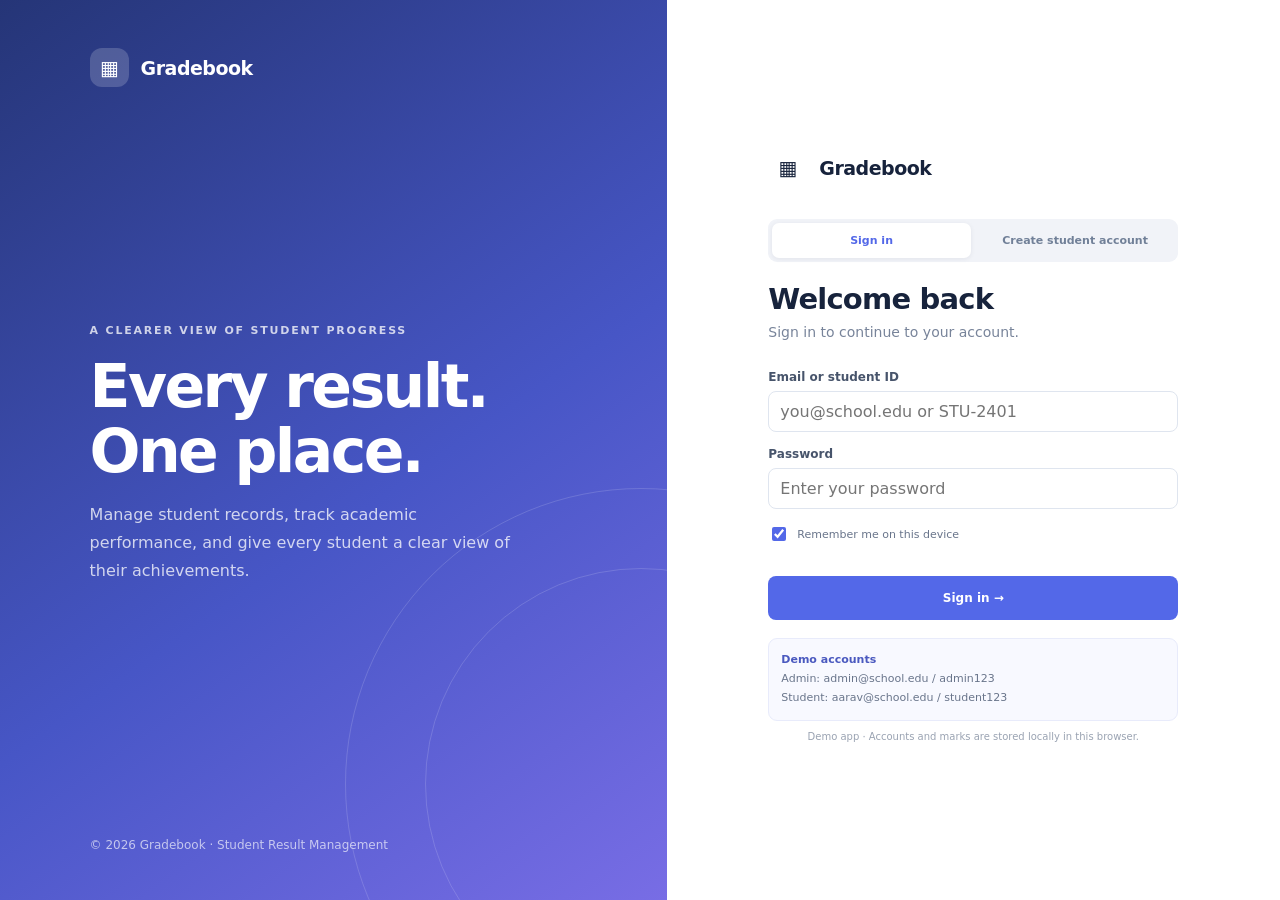
<file: index.html>
<!doctype html>
<html lang="en">
<head>
  <meta charset="utf-8">
  <meta name="viewport" content="width=device-width, initial-scale=1">
  <meta name="theme-color" content="#f5f7fb">
  <title>Gradebook — Sign in</title>
  <link rel="stylesheet" href="styles.css">
  <script src="emailjs-config.js" defer></script>
  <script src="app.js" defer></script>
</head>
<body data-page="login">
  <div id="app"></div>
  <div id="modal-root"></div>
  <div id="toast-root"></div>
</body>
</html>
</file>
<file: styles.css>
:root {
  font-family: Inter, ui-sans-serif, system-ui, -apple-system, BlinkMacSystemFont, "Segoe UI", sans-serif;
  color: #17233c;
  background: #f5f7fb;
  font-synthesis: none;
  --ink: #17233c;
  --muted: #78849a;
  --line: #e8edf4;
  --blue: #5368e8;
  --blue-dark: #4054d2;
  --blue-pale: #eef0ff;
  --green: #23845d;
  --amber: #ab7417;
  --red: #bd4d55;
}
* { box-sizing: border-box; }
body { margin: 0; min-width: 320px; min-height: 100vh; background: #f5f7fb; }
button, input, select { font: inherit; }
button { cursor: pointer; }
.login-page { min-height: 100vh; display: grid; grid-template-columns: minmax(380px, 1fr) minmax(390px, .92fr); background: white; }
.login-story { position: relative; overflow: hidden; display: flex; flex-direction: column; justify-content: space-between; padding: 48px clamp(35px, 7vw, 100px); color: white; background: linear-gradient(145deg, #253577, #4756c6 56%, #786de5); }
.login-story:before, .login-story:after { content: ""; position: absolute; border: 1px solid #ffffff26; border-radius: 50%; pointer-events: none; }
.login-story:before { width: 590px; height: 590px; right: -270px; bottom: -180px; }
.login-story:after { width: 430px; height: 430px; right: -190px; bottom: -100px; }
.brand { display: flex; align-items: center; gap: 12px; font-size: 19px; font-weight: 750; letter-spacing: -.5px; }
.brand-mark { width: 39px; height: 39px; display: grid; place-items: center; border-radius: 12px; background: #ffffff2e; font-size: 20px; }
.story-copy { position: relative; z-index: 1; max-width: 540px; margin: auto 0; padding: 70px 0; }
.eyebrow { font-size: 11px; font-weight: 750; letter-spacing: 1.8px; text-transform: uppercase; opacity: .76; }
.story-copy h1 { margin: 17px 0; font-size: clamp(38px, 4.7vw, 60px); line-height: 1.08; letter-spacing: -2.6px; }
.story-copy p { max-width: 430px; color: #ffffffc2; font-size: 16px; line-height: 1.75; }
.story-foot { position: relative; z-index: 1; color: #ffffffa6; font-size: 12px; }
.login-side { display: grid; place-items: center; padding: 42px 28px; }
.login-card { width: min(100%, 410px); }
.login-card h2 { margin: 0 0 8px; font-size: 29px; letter-spacing: -.8px; }
.login-sub { margin: 0 0 30px; color: var(--muted); font-size: 14px; }
.field { min-width: 0; margin-bottom: 15px; }
.field label { display: block; margin-bottom: 7px; color: #47546b; font-size: 12px; font-weight: 700; }
.field input, .field select, .toolbar input, .toolbar select, .inline-input { width: 100%; height: 41px; border: 1px solid #dfe5ef; border-radius: 8px; padding: 0 11px; color: var(--ink); background: white; outline: none; }
.field input:focus, .field select:focus, .toolbar input:focus, .toolbar select:focus { border-color: #9da9f4; box-shadow: 0 0 0 3px #5368e81a; }
.btn { min-height: 38px; display: inline-flex; align-items: center; justify-content: center; gap: 8px; border: 1px solid transparent; border-radius: 8px; padding: 0 13px; font-size: 12px; font-weight: 700; text-decoration: none; }
.btn-primary { color: white; background: var(--blue); }
.btn-primary:hover { background: var(--blue-dark); }
.btn-light { color: #56637a; border-color: var(--line); background: white; }
.btn-danger { color: var(--red); border-color: #f2dcdc; background: white; }
.btn-small { min-height: 30px; padding: 0 9px; font-size: 11px; }
.full { width: 100%; height: 44px; margin-top: 5px; }
.login-note { margin-top: 18px; padding: 12px; border: 1px solid #e8ebfb; border-radius: 9px; color: #69758b; background: #f8f9ff; font-size: 11px; line-height: 1.7; }
.login-note strong { color: #4a59bf; }
.login-error { min-height: 17px; color: var(--red); font-size: 11px; }
.auth-switch { display: grid; grid-template-columns: 1fr 1fr; gap: 5px; margin-bottom: 20px; padding: 4px; border-radius: 9px; background: #f1f3f8; }
.auth-tab { min-height: 35px; border: 0; border-radius: 7px; color: #718098; background: transparent; font-size: 11px; font-weight: 700; }
.auth-tab.active { color: var(--blue); background: white; box-shadow: 0 1px 5px #17233c12; }
.auth-panel[hidden] { display: none; }
.remember-option { display: flex; align-items: center; gap: 8px; margin: 3px 0 10px; color: #69758b; font-size: 11px; }
.remember-option input { width: 14px; height: 14px; accent-color: var(--blue); }
.app-shell { display: flex; min-height: 100vh; }
.sidebar { position: fixed; inset: 0 auto 0 0; z-index: 5; width: 235px; display: flex; flex-direction: column; padding: 21px 14px 14px; border-right: 1px solid var(--line); background: white; }
.sidebar .brand { padding: 0 8px 24px; font-size: 17px; }
.sidebar .brand-mark { color: var(--blue); background: var(--blue-pale); }
.nav-label { margin: 12px 10px 7px; color: #9ba5b7; font-size: 9px; font-weight: 800; letter-spacing: 1.4px; text-transform: uppercase; }
.nav-link { width: 100%; display: flex; align-items: center; gap: 11px; margin: 2px 0; padding: 10px; border: 0; border-radius: 8px; color: #718098; background: transparent; text-align: left; text-decoration: none; font-size: 12px; font-weight: 650; }
.nav-link:hover, .nav-link.active { color: var(--blue); background: var(--blue-pale); }
.nav-icon { width: 18px; text-align: center; font-size: 15px; }
.sidebar-bottom { margin-top: auto; }
.term-card { margin: 12px 3px; padding: 12px; border: 1px solid var(--line); border-radius: 9px; background: #fafbfe; }
.term-card small { color: var(--muted); font-size: 10px; }
.term-card strong { display: block; margin-top: 5px; font-size: 12px; }
.user-chip { display: flex; align-items: center; gap: 9px; padding: 12px 7px 2px; border-top: 1px solid var(--line); }
.avatar { width: 33px; height: 33px; display: grid; flex: 0 0 auto; place-items: center; border-radius: 50%; color: #4658d0; background: #edf0ff; font-size: 11px; font-weight: 800; }
.user-info { min-width: 0; flex: 1; }
.user-info strong, .user-info small { display: block; overflow: hidden; text-overflow: ellipsis; white-space: nowrap; }
.user-info strong { font-size: 11px; }
.user-info small { margin-top: 3px; color: var(--muted); font-size: 10px; }
.logout { border: 0; padding: 5px; color: #8792a6; background: transparent; }
.main { width: calc(100% - 235px); min-height: 100vh; margin-left: 235px; }
.topbar { height: 64px; display: flex; align-items: center; justify-content: space-between; padding: 0 30px; border-bottom: 1px solid var(--line); background: white; }
.crumb { color: var(--muted); font-size: 11px; }
.crumb strong { color: var(--ink); font-size: 12px; }
.top-actions { display: flex; align-items: center; gap: 12px; }
.top-date { color: #7e899d; font-size: 11px; }
.mobile-menu { display: none; border: 0; background: transparent; font-size: 18px; }
.content { max-width: 1380px; margin: auto; padding: 27px 30px 46px; }
.page-heading { display: flex; align-items: flex-start; justify-content: space-between; gap: 18px; margin-bottom: 20px; }
.page-heading h1 { margin: 0 0 6px; font-size: 24px; letter-spacing: -.7px; }
.page-heading p { margin: 0; color: var(--muted); font-size: 12px; }
.heading-actions, .toolbar, .table-actions { display: flex; align-items: center; gap: 8px; flex-wrap: wrap; }
.stats-grid { display: grid; grid-template-columns: repeat(4, minmax(0, 1fr)); gap: 13px; margin-bottom: 16px; }
.stat-card, .panel, .summary-box { border: 1px solid var(--line); border-radius: 11px; background: white; }
.stat-card { min-height: 108px; padding: 15px; }
.stat-top { display: flex; align-items: center; justify-content: space-between; color: #7b879a; font-size: 11px; }
.stat-icon, .quick-icon { width: 29px; height: 29px; display: grid; place-items: center; border-radius: 8px; color: var(--blue); background: var(--blue-pale); }
.stat-number { margin: 10px 0 4px; font-size: 24px; font-weight: 760; }
.stat-foot { color: #8994a6; font-size: 10px; }
.dashboard-grid { display: grid; grid-template-columns: minmax(0, 1.5fr) minmax(260px, .85fr); gap: 14px; margin-bottom: 15px; }
.panel { overflow: hidden; }
.panel-head { min-height: 54px; display: flex; align-items: center; justify-content: space-between; gap: 10px; padding: 0 16px; border-bottom: 1px solid #edf0f5; }
.panel-head h2 { margin: 0; font-size: 13px; }
.panel-head p { margin: 4px 0 0; color: var(--muted); font-size: 10px; }
.panel-body { padding: 15px 16px; }
.chart { height: 180px; display: flex; align-items: flex-end; justify-content: space-around; gap: 12px; padding: 12px 7px 0; border-bottom: 1px solid var(--line); background: repeating-linear-gradient(to bottom, transparent 0, transparent 44px, #f1f3f8 45px); }
.bar-group { height: 100%; display: flex; flex-direction: column; align-items: center; justify-content: flex-end; gap: 8px; }
.bars { height: 140px; display: flex; align-items: flex-end; gap: 5px; }
.bar { width: 14px; border-radius: 4px 4px 0 0; background: #6678e8; }
.bar.secondary { background: #c9cff7; }
.bar-label { color: #8691a3; font-size: 9px; }
.legend { display: flex; gap: 14px; margin-top: 11px; color: #818ca0; font-size: 10px; }
.legend span:before { content: ""; width: 7px; height: 7px; display: inline-block; margin-right: 5px; border-radius: 2px; background: #6678e8; }
.legend span + span:before { background: #c9cff7; }
.grade-row { display: flex; align-items: center; gap: 10px; margin: 14px 0; }
.grade-name { width: 24px; color: #58667c; font-size: 11px; font-weight: 750; }
.grade-track, .subject-score { height: 7px; flex: 1; overflow: hidden; border-radius: 8px; background: #f0f2f7; }
.grade-fill, .subject-score span { height: 100%; display: block; border-radius: inherit; background: #6979e8; }
.grade-count { width: 24px; color: #7e899c; text-align: right; font-size: 10px; }
.toolbar input { width: 220px; height: 35px; font-size: 11px; }
.toolbar select { width: auto; min-width: 125px; height: 35px; font-size: 11px; }
.table-wrap { width: 100%; overflow-x: auto; }
table { width: 100%; border-collapse: collapse; text-align: left; white-space: nowrap; }
th { padding: 10px 14px; color: #8b96a8; background: #fbfcfe; font-size: 9px; letter-spacing: .5px; text-transform: uppercase; }
td { padding: 11px 14px; border-top: 1px solid #f0f2f6; color: #536178; font-size: 11px; }
tbody tr:hover { background: #fcfcff; }
.person { display: flex; align-items: center; gap: 8px; }
.person .avatar { width: 28px; height: 28px; font-size: 9px; }
.person strong, .person small { display: block; }
.person strong { color: var(--ink); font-size: 11px; }
.person small { margin-top: 3px; color: #8994a6; font-size: 9px; }
.badge { display: inline-flex; align-items: center; border-radius: 20px; padding: 4px 8px; font-size: 9px; font-weight: 750; }
.badge-green { color: var(--green); background: #e8f7ef; }
.badge-amber { color: var(--amber); background: #fff5df; }
.badge-blue { color: #5263cd; background: #eef0ff; }
.badge-red { color: var(--red); background: #fff0f0; }
.icon-btn { width: 28px; height: 27px; display: grid; place-items: center; border: 1px solid var(--line); border-radius: 7px; color: #76839a; background: white; text-decoration: none; }
.icon-btn:hover { color: var(--blue); border-color: #cbd0f5; }
.empty { padding: 28px 14px; color: var(--muted); text-align: center; font-size: 12px; }
.table-foot { display: flex; justify-content: space-between; padding: 10px 14px; border-top: 1px solid #f0f2f6; color: #8994a6; font-size: 10px; }
.quick-grid { display: grid; grid-template-columns: repeat(3, 1fr); gap: 10px; margin-top: 15px; }
.quick-card { display: flex; align-items: center; gap: 10px; padding: 13px; border: 1px solid var(--line); border-radius: 9px; color: var(--ink); background: white; text-align: left; }
.quick-card strong, .quick-card small { display: block; }
.quick-card strong { font-size: 11px; }
.quick-card small { margin-top: 4px; color: var(--muted); font-size: 9px; }
.notice { margin: 13px 0; padding: 11px 13px; border: 1px solid #e5e9fb; border-radius: 9px; color: #5d6bc0; background: #f5f6ff; font-size: 11px; line-height: 1.5; }
.result-hero { padding: 20px; border-radius: 11px; color: white; background: linear-gradient(115deg, #3547ac, #6476e7); }
.result-hero h2 { margin: 8px 0 4px; font-size: 21px; }
.result-hero p { margin: 0; color: #ffffffc2; font-size: 11px; }
.result-summary { display: grid; grid-template-columns: repeat(4, 1fr); gap: 10px; margin: 13px 0; }
.summary-box { padding: 14px; }
.summary-box small { color: var(--muted); font-size: 9px; }
.summary-box strong { display: block; margin-top: 7px; font-size: 20px; }
.subject-score { width: 110px; }
.modal-backdrop { position: fixed; inset: 0; z-index: 20; display: grid; place-items: center; overflow-y: auto; padding: 20px; background: #111a2f6b; }
.modal { width: min(100%, 500px); max-height: calc(100vh - 40px); overflow-y: auto; border-radius: 13px; background: white; box-shadow: 0 12px 35px #1e2d5012; }
.modal-head { display: flex; justify-content: space-between; padding: 16px 19px; border-bottom: 1px solid var(--line); }
.modal-head h2 { margin: 0; font-size: 16px; }
.close-btn { border: 0; color: #748097; background: transparent; font-size: 21px; }
.modal-body { padding: 17px 19px 19px; }
.form-grid { display: grid; grid-template-columns: 1fr 1fr; gap: 0 12px; }
.modal-actions { display: flex; justify-content: flex-end; gap: 8px; margin-top: 7px; }
.toast { position: fixed; right: 20px; bottom: 20px; z-index: 40; padding: 12px 16px; border-radius: 8px; color: white; background: #27344e; font-size: 12px; }
.mobile-overlay { display: none; }
.marksheet { max-width: 850px; margin: 30px auto; padding: 40px; border: 1px solid var(--line); background: white; }
.marksheet-head { padding-bottom: 20px; border-bottom: 2px solid #263978; text-align: center; }
.marksheet-head h1 { margin: 0 0 5px; color: #263978; }
.marksheet-head p { margin: 0; color: var(--muted); font-size: 12px; }
.marksheet-info { display: grid; grid-template-columns: 1fr 1fr; gap: 9px 24px; margin: 22px 0; font-size: 12px; }
.marksheet-info span { color: var(--muted); }
.marksheet-total { margin-top: 17px; padding: 14px; border: 1px solid var(--line); border-radius: 8px; }
.marksheet-actions { display: flex; justify-content: flex-end; gap: 8px; margin: 20px auto; max-width: 850px; }
@media (max-width: 1000px) { .sidebar { width: 210px; } .main { width: calc(100% - 210px); margin-left: 210px; } .content { padding-right: 20px; padding-left: 20px; } .topbar { padding: 0 20px; } .stats-grid { grid-template-columns: repeat(2, 1fr); } }
@media (max-width: 720px) {
  .login-page { grid-template-columns: 1fr; }
  .login-story { display: none; }
  .sidebar { width: 240px; transform: translateX(-100%); transition: transform .2s; box-shadow: 0 12px 35px #1e2d5012; }
  .sidebar.open { transform: translateX(0); }
  .mobile-overlay.open { position: fixed; inset: 0; z-index: 4; display: block; background: #141e503d; }
  .main { width: 100%; margin-left: 0; }
  .topbar { height: 56px; padding: 0 14px; }
  .mobile-menu { display: block; }
  .crumb { margin-right: auto; margin-left: 10px; }
  .top-date { display: none; }
  .content { padding: 21px 14px 35px; }
  .dashboard-grid { grid-template-columns: 1fr; }
  .quick-grid { grid-template-columns: 1fr; }
  .result-summary { grid-template-columns: repeat(2, 1fr); }
  .page-heading { flex-direction: column; }
  .heading-actions { width: 100%; }
}
@media (max-width: 480px) { .stats-grid { gap: 8px; } .stat-card { min-height: 100px; padding: 11px; } .stat-number { font-size: 21px; } .toolbar { width: 100%; } .toolbar input { width: 100%; } .toolbar select { flex: 1; } .form-grid { grid-template-columns: 1fr; } .marksheet { margin: 10px; padding: 20px 14px; } }
@media print {
  body { min-width: auto; background: white; }
  .marksheet-actions, .sidebar, .topbar, .mobile-overlay, .toast, .page-heading { display: none !important; }
  .main { width: 100%; margin: 0; }
  .content { max-width: none; padding: 0; }
  .marksheet { max-width: none; margin: 0; padding: 18px; border: 0; }
}
</file>
